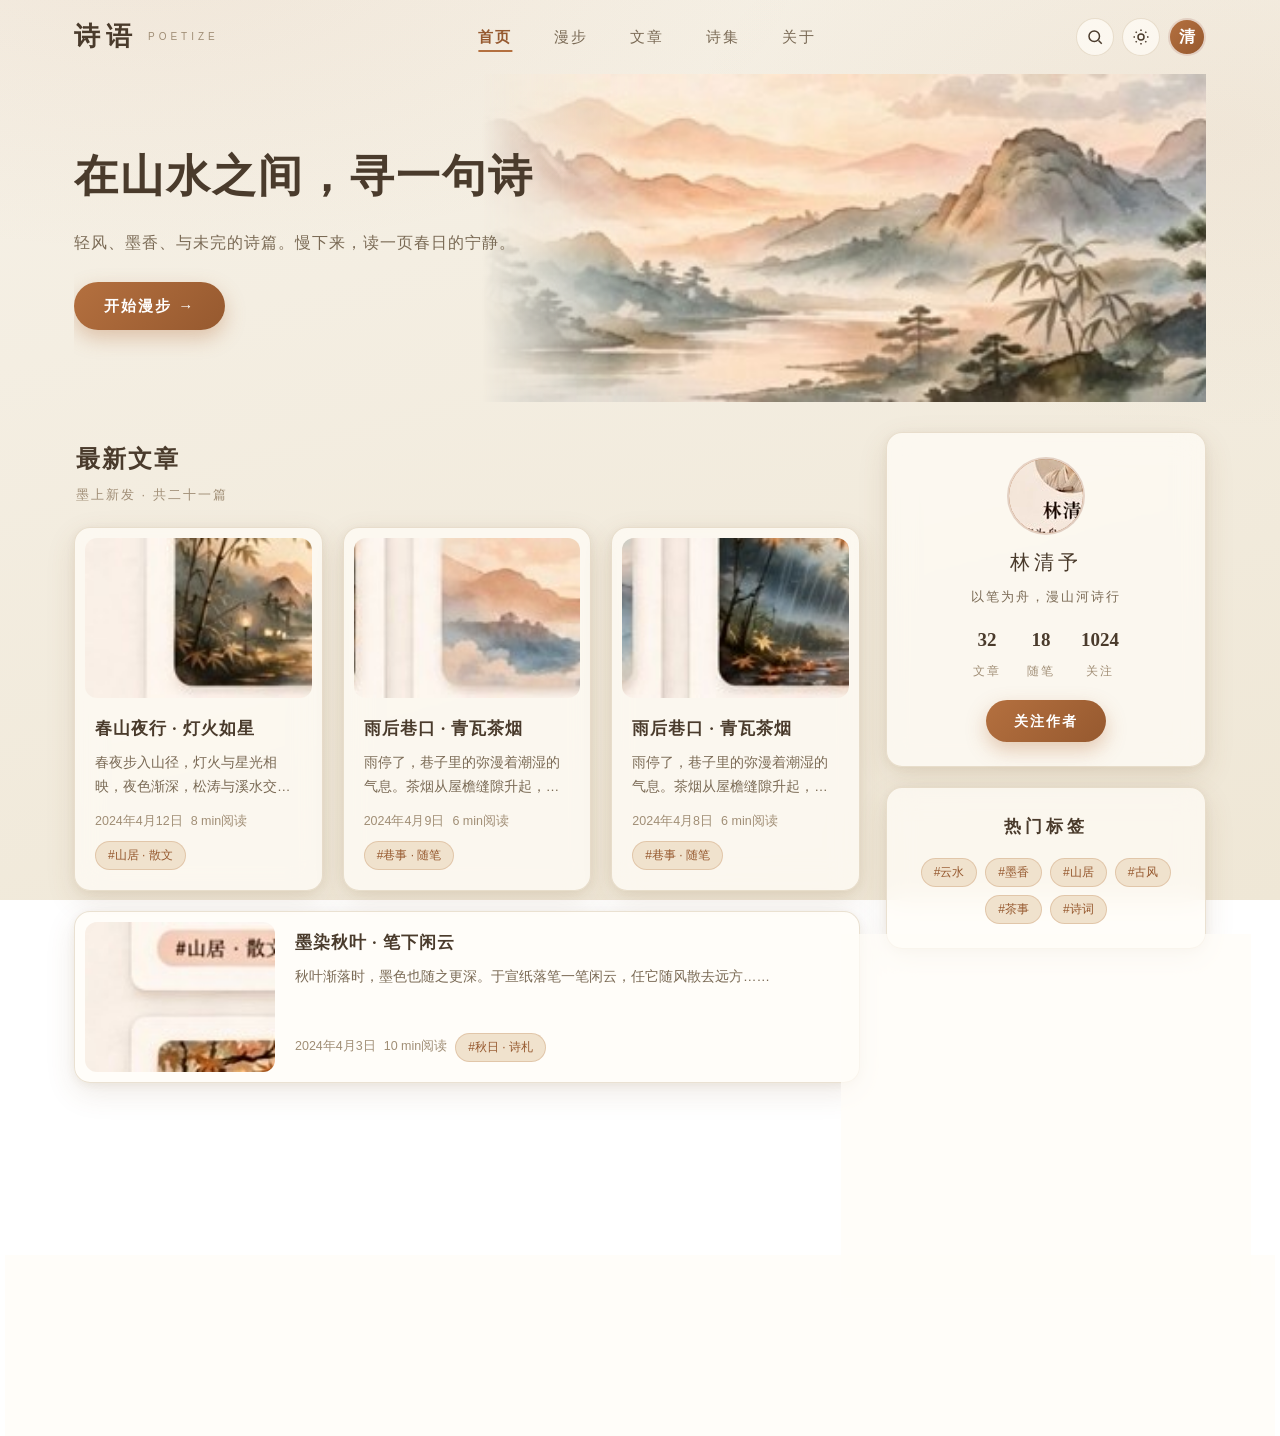
<file: index.html>
<!DOCTYPE html>
<html lang="zh-CN">
<head>
<meta charset="UTF-8">
<meta name="viewport" content="width=device-width, initial-scale=1.0">
<title>诗语 · 首页</title>
<meta name="description" content="诗语——在山水之间，寻一句诗。游记、随笔与光影的收藏。">
<link rel="stylesheet" href="css/style.css?v=2">
</head>
<body data-page="index">

<header class="site-header">
  <div class="header-inner">
    <a class="logo" href="index.html">
      <span class="logo-cn">诗语</span>
      <span><span class="logo-en">POETIZE</span></span>
    </a>
    <nav class="main-nav" id="mainNav">
      <a href="index.html" data-nav="index">首页</a>
      <a href="gallery.html" data-nav="gallery">漫步</a>
      <a href="article.html" data-nav="article">文章</a>
      <a href="timeline.html" data-nav="timeline">诗集</a>
      <a href="timeline.html" data-nav="about">关于</a>
    </nav>
    <div class="header-actions">
      <button class="icon-btn" id="searchBtn" aria-label="搜索">
        <svg viewBox="0 0 24 24" fill="none" stroke="currentColor" stroke-width="2"><circle cx="11" cy="11" r="7"/><path d="M21 21l-4.3-4.3"/></svg>
      </button>
      <button class="icon-btn" id="themeBtn" aria-label="切换">
        <svg viewBox="0 0 24 24" fill="none" stroke="currentColor" stroke-width="2"><circle cx="12" cy="12" r="4"/><path d="M12 2v2M12 20v2M4.9 4.9l1.4 1.4M17.7 17.7l1.4 1.4M2 12h2M20 12h2M4.9 19.1l1.4-1.4M17.7 6.3l1.4-1.4"/></svg>
      </button>
      <span class="avatar" title="博主">清</span>
      <button class="icon-btn hamburger" id="hamburger" aria-label="菜单">
        <svg viewBox="0 0 24 24" fill="none" stroke="currentColor" stroke-width="2"><path d="M4 7h16M4 12h16M4 17h16"/></svg>
      </button>
    </div>
  </div>
  <div class="search-bar" id="searchBar">
    <div class="search-inner">
      <input id="searchInput" type="text" placeholder="搜索诗句、游记、随笔…">
      <div class="search-results" id="searchResults"></div>
    </div>
  </div>
</header>

<div class="wrap">
  <!-- Hero -->
  <section class="hero">
    <div class="hero-bg"><img src="images/hero-mountains.jpg" alt="山水"></div>
    <div class="hero-inner">
      <h1>在山水之间，寻一句诗</h1>
      <p class="sub">轻风、墨香、与未完的诗篇。慢下来，读一页春日的宁静。</p>
      <a class="btn" href="gallery.html">开始漫步 →</a>
    </div>
  </section>

  <div class="layout">
    <main>
      <h2 class="section-title">最新文章</h2>
      <p class="section-sub">墨上新发 · 共二十一篇</p>

      <div class="post-grid">
        <article class="post-card card">
          <div class="cover"><a href="article.html"><img loading="lazy" src="images/card-chunshan.jpg" alt="春山夜行"></a></div>
          <div class="post-body">
            <h3><a href="article.html">春山夜行 · 灯火如星</a></h3>
            <p class="post-excerpt">春夜步入山径，灯火与星光相映，夜色渐深，松涛与溪水交响，静听自得的低语……</p>
            <div class="post-meta"><span>2024年4月12日</span><span>8 min阅读</span><a class="tag" href="article.html">#山居 · 散文</a></div>
          </div>
        </article>
        <article class="post-card card">
          <div class="cover"><a href="article.html"><img loading="lazy" src="images/card-yuxiang.jpg" alt="雨后巷口"></a></div>
          <div class="post-body">
            <h3><a href="article.html">雨后巷口 · 青瓦茶烟</a></h3>
            <p class="post-excerpt">雨停了，巷子里的弥漫着潮湿的气息。茶烟从屋檐缝隙升起，行船划开，桂台边民在低语……</p>
            <div class="post-meta"><span>2024年4月9日</span><span>6 min阅读</span><a class="tag" href="article.html">#巷事 · 随笔</a></div>
          </div>
        </article>
        <article class="post-card card">
          <div class="cover"><a href="article.html"><img loading="lazy" src="images/card-qingwa.jpg" alt="青瓦茶烟"></a></div>
          <div class="post-body">
            <h3><a href="article.html">雨后巷口 · 青瓦茶烟</a></h3>
            <p class="post-excerpt">雨停了，巷子里的弥漫着潮湿的气息。茶烟从屋檐缝隙升起，行船划开，桂台边民在低语……</p>
            <div class="post-meta"><span>2024年4月8日</span><span>6 min阅读</span><a class="tag" href="article.html">#巷事 · 随笔</a></div>
          </div>
        </article>
      </div>

      <article class="post-card card wide">
        <div class="cover"><a href="article.html"><img loading="lazy" src="images/card-qiuye.jpg" alt="墨染秋叶"></a></div>
        <div class="post-body">
          <h3><a href="article.html">墨染秋叶 · 笔下闲云</a></h3>
          <p class="post-excerpt">秋叶渐落时，墨色也随之更深。于宣纸落笔一笔闲云，任它随风散去远方……</p>
          <div class="post-meta"><span>2024年4月3日</span><span>10 min阅读</span><a class="tag" href="article.html">#秋日 · 诗札</a></div>
        </div>
      </article>
    </main>

    <aside class="sidebar">
      <div class="side-card card author-top">
        <span class="avatar big"><img src="images/avatar.jpg" alt="林清予"></span>
        <div class="name">林清予</div>
        <p class="bio">以笔为舟，漫山河诗行</p>
        <div class="author-stats">
          <div><b>32</b><span>文章</span></div>
          <div><b>18</b><span>随笔</span></div>
          <div><b>1024</b><span>关注</span></div>
        </div>
        <a class="btn" href="timeline.html" style="padding:9px 28px;font-size:14px;">关注作者</a>
      </div>

      <div class="side-card card">
        <h4>热门标签</h4>
        <div class="tag-cloud">
          <a class="tag" href="gallery.html">#云水</a>
          <a class="tag" href="article.html">#墨香</a>
          <a class="tag" href="gallery.html">#山居</a>
          <a class="tag" href="timeline.html">#古风</a>
          <a class="tag" href="article.html">#茶事</a>
          <a class="tag" href="timeline.html">#诗词</a>
        </div>
      </div>

      <div class="side-card card">
        <h4>推荐书单</h4>
        <div class="book-list">
          <a href="article.html">《山居笔记 · 林徽因》</a>
          <a href="article.html">《人间草木 · 汪曾祺》</a>
          <a href="article.html">《北方故事 · 迟子建》</a>
        </div>
        <p class="side-foot">— 诗语漫步中 · 书与今世 —</p>
      </div>
    </aside>
  </div>
</div>

<footer class="site-footer card wrap">
  <nav class="fnav">
    <a href="index.html">首页</a><a href="gallery.html">漫步</a><a href="article.html">文章</a>
    <a href="timeline.html">诗集</a><a href="timeline.html">关于</a>
  </nav>
  <p>© <span id="year"></span> 诗语 POETIZE · 以诗为笺，以时光为卷</p>
</footer>

<button class="to-top" id="toTop" aria-label="回到顶部">↑</button>
<script src="js/main.js?v=2"></script>
</body>
</html>
</file>
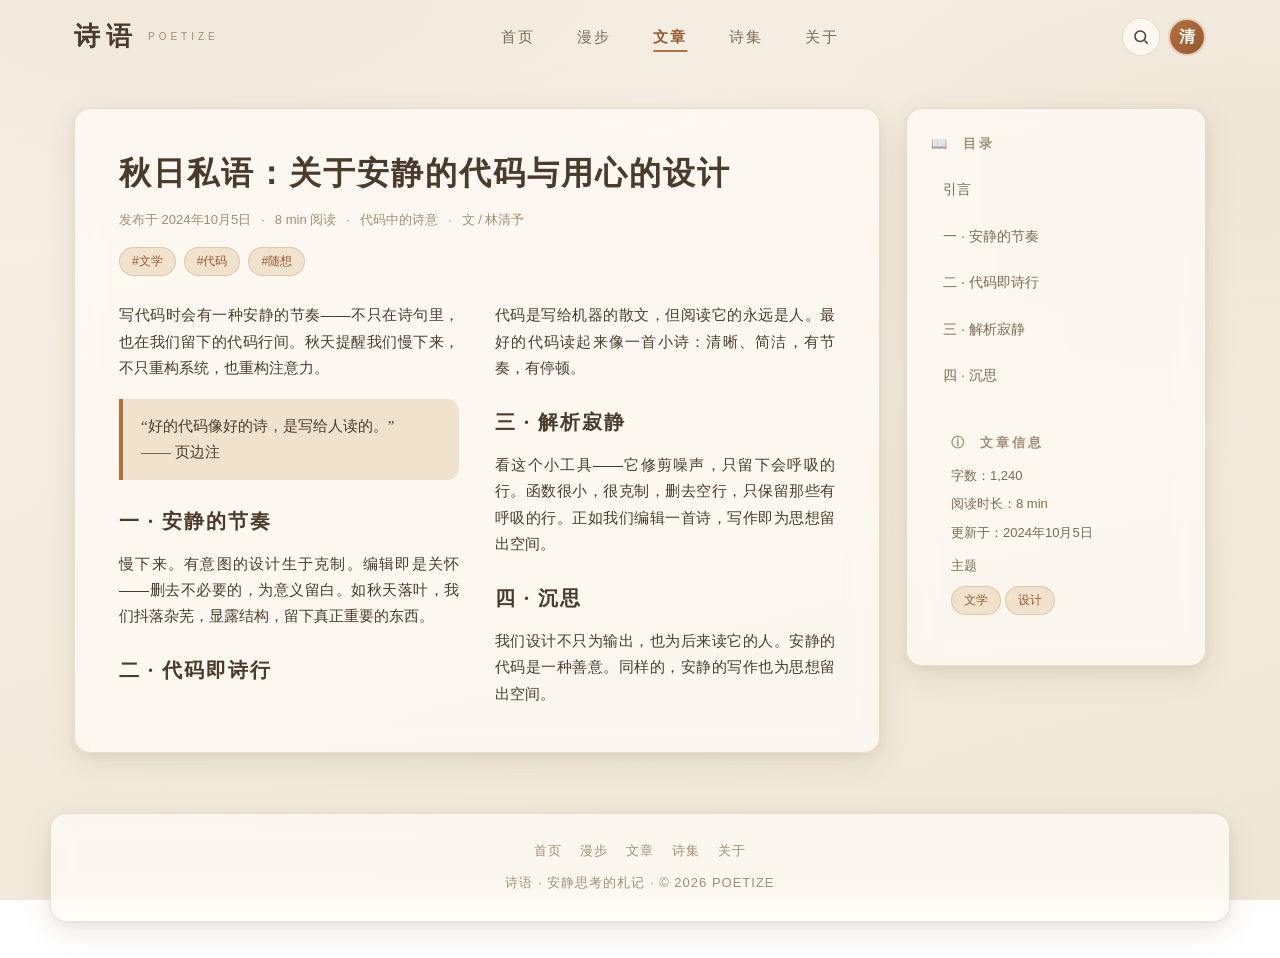
<file: article.html>
<!DOCTYPE html>
<html lang="zh-CN">
<head>
<meta charset="UTF-8">
<meta name="viewport" content="width=device-width, initial-scale=1.0">
<title>秋日私语 · 诗语</title>
<meta name="description" content="秋日私语：关于安静的代码与用心的设计。">
<link rel="stylesheet" href="css/style.css?v=2">
</head>
<body data-page="article">

<header class="site-header">
  <div class="header-inner">
    <a class="logo" href="index.html">
      <span class="logo-cn">诗语</span>
      <span><span class="logo-en">POETIZE</span></span>
    </a>
    <nav class="main-nav" id="mainNav">
      <a href="index.html" data-nav="index">首页</a>
      <a href="gallery.html" data-nav="gallery">漫步</a>
      <a href="article.html" data-nav="article">文章</a>
      <a href="timeline.html" data-nav="timeline">诗集</a>
      <a href="timeline.html" data-nav="about">关于</a>
    </nav>
    <div class="header-actions">
      <button class="icon-btn" id="searchBtn" aria-label="搜索">
        <svg viewBox="0 0 24 24" fill="none" stroke="currentColor" stroke-width="2"><circle cx="11" cy="11" r="7"/><path d="M21 21l-4.3-4.3"/></svg>
      </button>
      <span class="avatar" title="博主">清</span>
      <button class="icon-btn hamburger" id="hamburger" aria-label="菜单">
        <svg viewBox="0 0 24 24" fill="none" stroke="currentColor" stroke-width="2"><path d="M4 7h16M4 12h16M4 17h16"/></svg>
      </button>
    </div>
  </div>
  <div class="search-bar" id="searchBar">
    <div class="search-inner">
      <input id="searchInput" type="text" placeholder="搜索诗句、游记、随笔…">
      <div class="search-results" id="searchResults"></div>
    </div>
  </div>
</header>

<div class="wrap">
  <div class="article-wrap">
    <article class="article card">
      <h1>秋日私语：关于安静的代码与用心的设计</h1>
      <div class="meta"><span>发布于 2024年10月5日</span><span>·</span><span>8 min 阅读</span><span>·</span><span>代码中的诗意</span><span>·</span><span>文 / 林清予</span></div>
      <div class="tags"><a class="tag" href="timeline.html">#文学</a><a class="tag" href="timeline.html">#代码</a><a class="tag" href="timeline.html">#随想</a></div>

      <div class="article-body">
        <p>写代码时会有一种安静的节奏——不只在诗句里，也在我们留下的代码行间。秋天提醒我们慢下来，不只重构系统，也重构注意力。</p>

        <blockquote>“好的代码像好的诗，是写给人读的。”<br>—— 页边注</blockquote>

        <h2 id="s1">一 · 安静的节奏</h2>
        <p>慢下来。有意图的设计生于克制。编辑即是关怀——删去不必要的，为意义留白。如秋天落叶，我们抖落杂芜，显露结构，留下真正重要的东西。</p>

        <h2 id="s2">二 · 代码即诗行</h2>
        <p>代码是写给机器的散文，但阅读它的永远是人。最好的代码读起来像一首小诗：清晰、简洁，有节奏，有停顿。</p>

        <h2 id="s3">三 · 解析寂静</h2>
        <p>看这个小工具——它修剪噪声，只留下会呼吸的行。函数很小，很克制，删去空行，只保留那些有呼吸的行。正如我们编辑一首诗，写作即为思想留出空间。</p>

        <h2 id="s4">四 · 沉思</h2>
        <p>我们设计不只为输出，也为后来读它的人。安静的代码是一种善意。同样的，安静的写作也为思想留出空间。</p>
      </div>
    </article>

    <aside>
      <div class="toc-card card">
        <h4>📖 &nbsp;目录</h4>
        <nav class="toc">
          <a href="#s1" class="active">引言</a>
          <a href="#s1">一 · 安静的节奏</a>
          <a href="#s2">二 · 代码即诗行</a>
          <a href="#s3">三 · 解析寂静</a>
          <a href="#s4">四 · 沉思</a>
        </nav>
        <div class="info-card">
          <h4>ⓘ &nbsp;文章信息</h4>
          <p>字数：1,240</p>
          <p>阅读时长：8 min</p>
          <p>更新于：2024年10月5日</p>
          <p style="margin-top:10px;">主题</p>
          <p><span class="tag">文学</span><span class="tag">设计</span></p>
        </div>
      </div>
    </aside>
  </div>
</div>

<footer class="site-footer card wrap">
  <nav class="fnav">
    <a href="index.html">首页</a><a href="gallery.html">漫步</a><a href="article.html">文章</a>
    <a href="timeline.html">诗集</a><a href="timeline.html">关于</a>
  </nav>
  <p>诗语 · 安静思考的札记 · © <span id="year"></span> POETIZE</p>
</footer>

<button class="to-top" id="toTop" aria-label="回到顶部">↑</button>
<script src="js/main.js?v=2"></script>
</body>
</html>
</file>
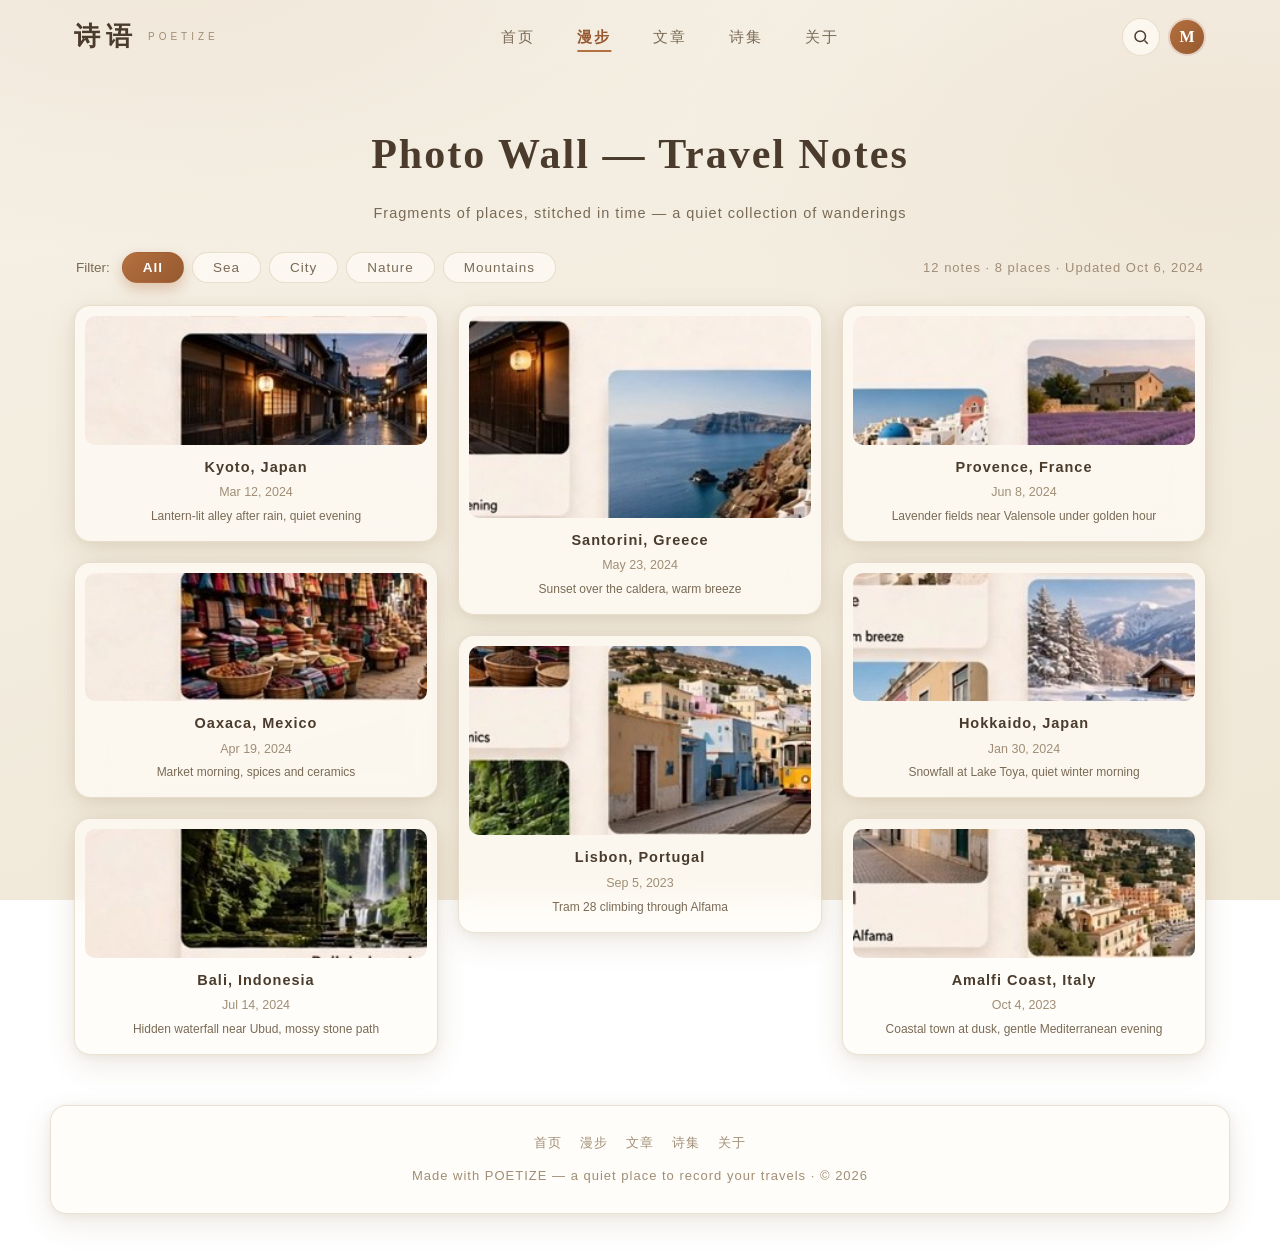
<file: gallery.html>
<!DOCTYPE html>
<html lang="en">
<head>
<meta charset="UTF-8">
<meta name="viewport" content="width=device-width, initial-scale=1.0">
<title>POETIZE · Travel Photo Wall</title>
<meta name="description" content="Fragments of places, stitched in time — a quiet collection of wanderings.">
<link rel="stylesheet" href="css/style.css?v=2">
</head>
<body data-page="gallery">

<header class="site-header">
  <div class="header-inner">
    <a class="logo" href="index.html">
      <span class="logo-cn">诗语</span>
      <span><span class="logo-en">POETIZE</span></span>
    </a>
    <nav class="main-nav" id="mainNav">
      <a href="index.html" data-nav="index">首页</a>
      <a href="gallery.html" data-nav="gallery">漫步</a>
      <a href="article.html" data-nav="article">文章</a>
      <a href="timeline.html" data-nav="timeline">诗集</a>
      <a href="timeline.html" data-nav="about">关于</a>
    </nav>
    <div class="header-actions">
      <button class="icon-btn" id="searchBtn" aria-label="Search">
        <svg viewBox="0 0 24 24" fill="none" stroke="currentColor" stroke-width="2"><circle cx="11" cy="11" r="7"/><path d="M21 21l-4.3-4.3"/></svg>
      </button>
      <span class="avatar" title="Mori">M</span>
      <button class="icon-btn hamburger" id="hamburger" aria-label="Menu">
        <svg viewBox="0 0 24 24" fill="none" stroke="currentColor" stroke-width="2"><path d="M4 7h16M4 12h16M4 17h16"/></svg>
      </button>
    </div>
  </div>
  <div class="search-bar" id="searchBar">
    <div class="search-inner">
      <input id="searchInput" type="text" placeholder="Search places, notes…">
      <div class="search-results" id="searchResults"></div>
    </div>
  </div>
</header>

<div class="wrap">
  <div class="page-head">
    <h1>Photo Wall — Travel Notes</h1>
    <p class="sub">Fragments of places, stitched in time — a quiet collection of wanderings</p>
  </div>

  <div class="filter-bar">
    <div class="filters">
      <span class="label">Filter:</span>
      <button class="chip active" data-filter="all">All</button>
      <button class="chip" data-filter="sea">Sea</button>
      <button class="chip" data-filter="city">City</button>
      <button class="chip" data-filter="nature">Nature</button>
      <button class="chip" data-filter="mountains">Mountains</button>
    </div>
    <p class="stats-line">12 notes · 8 places · Updated Oct 6, 2024</p>
  </div>

  <div class="masonry" id="photoWall">
    <figure class="ph card" data-cat="city">
      <img loading="lazy" src="images/g-kyoto.jpg" alt="Kyoto">
      <figcaption class="cap"><b>Kyoto, Japan</b><span>Mar 12, 2024</span><small>Lantern-lit alley after rain, quiet evening</small></figcaption>
    </figure>
    <figure class="ph card" data-cat="city">
      <img loading="lazy" src="images/g-oaxaca.jpg" alt="Oaxaca">
      <figcaption class="cap"><b>Oaxaca, Mexico</b><span>Apr 19, 2024</span><small>Market morning, spices and ceramics</small></figcaption>
    </figure>
    <figure class="ph card" data-cat="nature">
      <img loading="lazy" src="images/g-bali.jpg" alt="Bali">
      <figcaption class="cap"><b>Bali, Indonesia</b><span>Jul 14, 2024</span><small>Hidden waterfall near Ubud, mossy stone path</small></figcaption>
    </figure>
    <figure class="ph card" data-cat="sea">
      <img loading="lazy" src="images/g-santorini.jpg" alt="Santorini">
      <figcaption class="cap"><b>Santorini, Greece</b><span>May 23, 2024</span><small>Sunset over the caldera, warm breeze</small></figcaption>
    </figure>
    <figure class="ph card" data-cat="city">
      <img loading="lazy" src="images/g-lisbon.jpg" alt="Lisbon">
      <figcaption class="cap"><b>Lisbon, Portugal</b><span>Sep 5, 2023</span><small>Tram 28 climbing through Alfama</small></figcaption>
    </figure>
    <figure class="ph card" data-cat="nature">
      <img loading="lazy" src="images/g-provence.jpg" alt="Provence">
      <figcaption class="cap"><b>Provence, France</b><span>Jun 8, 2024</span><small>Lavender fields near Valensole under golden hour</small></figcaption>
    </figure>
    <figure class="ph card" data-cat="mountains">
      <img loading="lazy" src="images/g-hokkaido.jpg" alt="Hokkaido">
      <figcaption class="cap"><b>Hokkaido, Japan</b><span>Jan 30, 2024</span><small>Snowfall at Lake Toya, quiet winter morning</small></figcaption>
    </figure>
    <figure class="ph card" data-cat="sea">
      <img loading="lazy" src="images/g-amalfi.jpg" alt="Amalfi Coast">
      <figcaption class="cap"><b>Amalfi Coast, Italy</b><span>Oct 4, 2023</span><small>Coastal town at dusk, gentle Mediterranean evening</small></figcaption>
    </figure>
  </div>
</div>

<footer class="site-footer card wrap">
  <nav class="fnav">
    <a href="index.html">首页</a><a href="gallery.html">漫步</a><a href="article.html">文章</a>
    <a href="timeline.html">诗集</a><a href="timeline.html">关于</a>
  </nav>
  <p>Made with POETIZE — a quiet place to record your travels · © <span id="year"></span></p>
</footer>

<button class="to-top" id="toTop" aria-label="Back to top">↑</button>
<script src="js/main.js?v=2"></script>
</body>
</html>
</file>
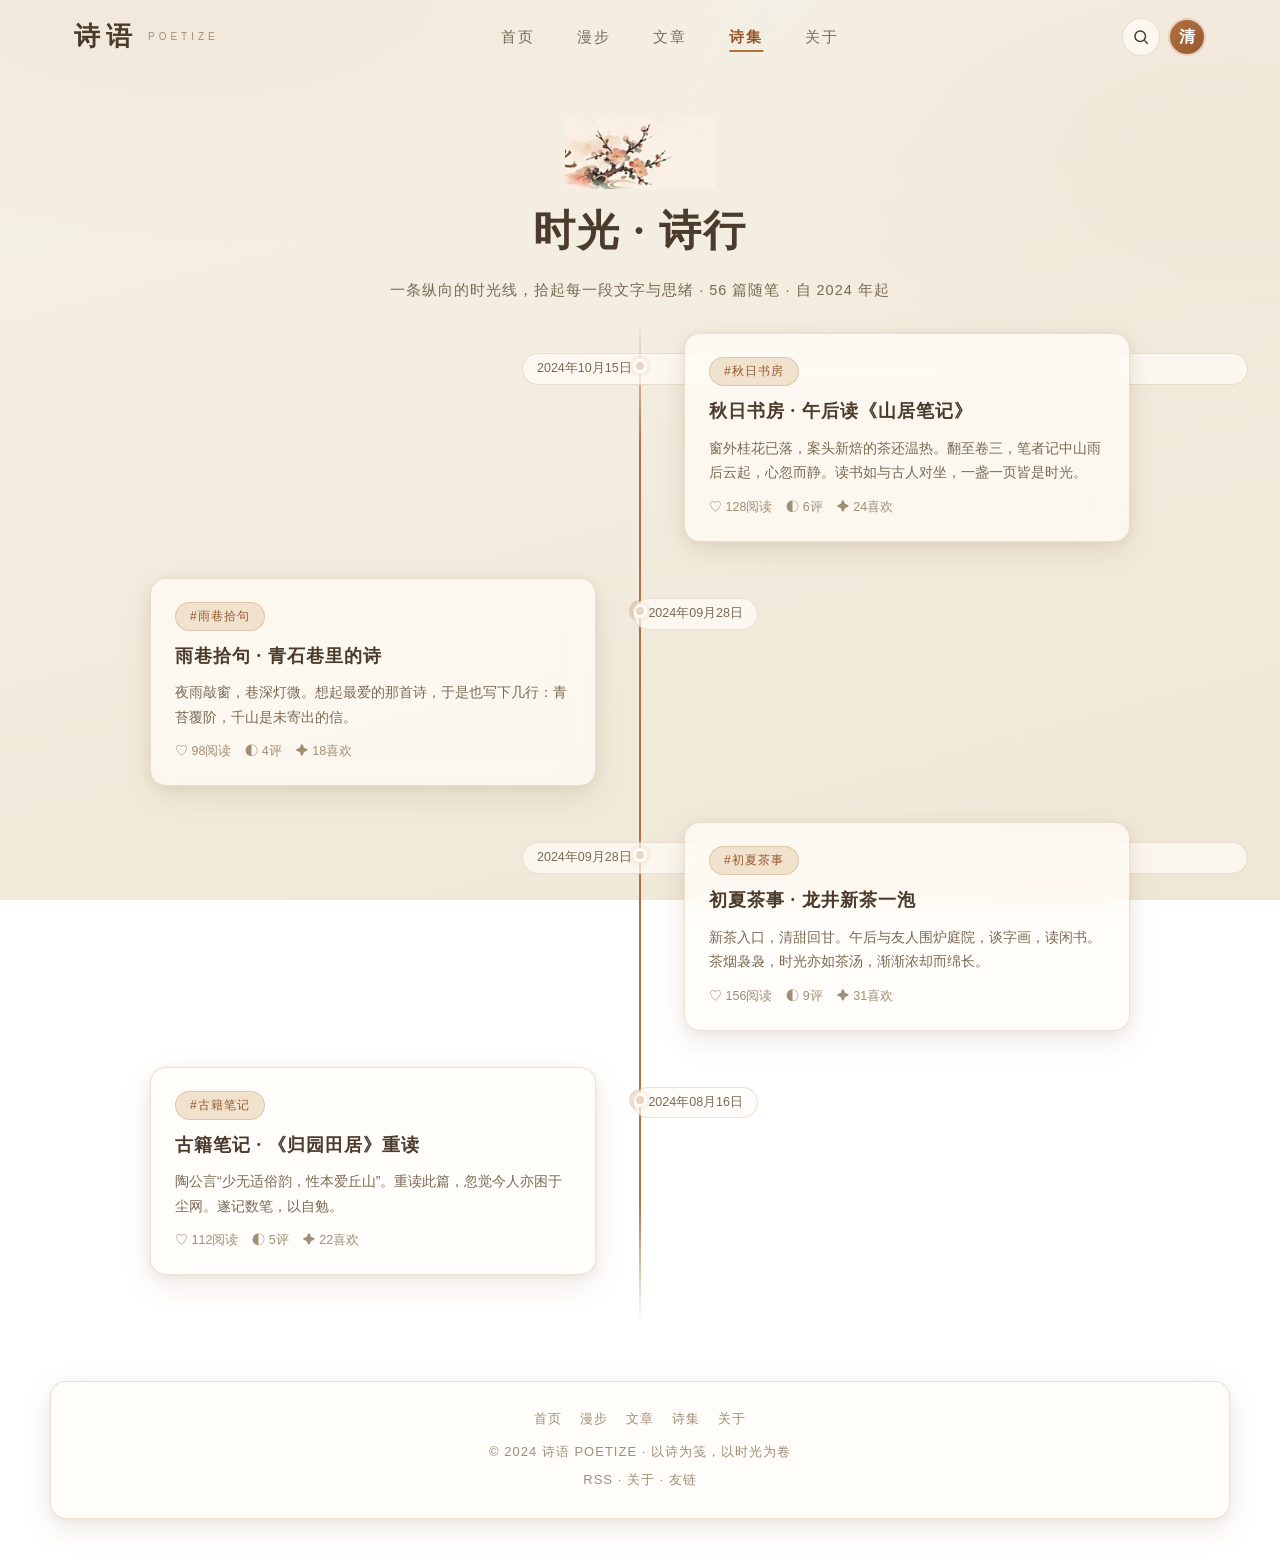
<file: timeline.html>
<!DOCTYPE html>
<html lang="zh-CN">
<head>
<meta charset="UTF-8">
<meta name="viewport" content="width=device-width, initial-scale=1.0">
<title>时间线 · 诗语</title>
<meta name="description" content="一条纵向的时光线，拾起每一段文字与思绪。">
<link rel="stylesheet" href="css/style.css?v=2">
</head>
<body data-page="timeline">

<header class="site-header">
  <div class="header-inner">
    <a class="logo" href="index.html">
      <span class="logo-cn">诗语</span>
      <span><span class="logo-en">POETIZE</span></span>
    </a>
    <nav class="main-nav" id="mainNav">
      <a href="index.html" data-nav="index">首页</a>
      <a href="gallery.html" data-nav="gallery">漫步</a>
      <a href="article.html" data-nav="article">文章</a>
      <a href="timeline.html" data-nav="timeline">诗集</a>
      <a href="timeline.html" data-nav="about">关于</a>
    </nav>
    <div class="header-actions">
      <button class="icon-btn" id="searchBtn" aria-label="搜索">
        <svg viewBox="0 0 24 24" fill="none" stroke="currentColor" stroke-width="2"><circle cx="11" cy="11" r="7"/><path d="M21 21l-4.3-4.3"/></svg>
      </button>
      <span class="avatar" title="博主">清</span>
      <button class="icon-btn hamburger" id="hamburger" aria-label="菜单">
        <svg viewBox="0 0 24 24" fill="none" stroke="currentColor" stroke-width="2"><path d="M4 7h16M4 12h16M4 17h16"/></svg>
      </button>
    </div>
  </div>
  <div class="search-bar" id="searchBar">
    <div class="search-inner">
      <input id="searchInput" type="text" placeholder="搜索诗句、游记、随笔…">
      <div class="search-results" id="searchResults"></div>
    </div>
  </div>
</header>

<div class="wrap">
  <div class="page-head">
    <img src="images/plum-branch.png" alt="梅" style="width:150px;margin:0 auto 6px;">
    <h1>时光 · 诗行</h1>
    <p class="sub">一条纵向的时光线，拾起每一段文字与思绪 · 56 篇随笔 · 自 2024 年起</p>
  </div>

  <div class="timeline">
    <div class="tl-row right">
      <span class="tl-dot"></span>
      <span class="tl-date">2024年10月15日</span>
      <article class="tl-card card">
        <span class="tl-tag">#秋日书房</span>
        <h3>秋日书房 · 午后读《山居笔记》</h3>
        <p>窗外桂花已落，案头新焙的茶还温热。翻至卷三，笔者记中山雨后云起，心忽而静。读书如与古人对坐，一盏一页皆是时光。</p>
        <div class="tl-meta"><span>♡ 128阅读</span><span>◐ 6评</span><span>✦ 24喜欢</span></div>
      </article>
    </div>

    <div class="tl-row">
      <span class="tl-dot"></span>
      <span class="tl-date">2024年09月28日</span>
      <article class="tl-card card">
        <span class="tl-tag">#雨巷拾句</span>
        <h3>雨巷拾句 · 青石巷里的诗</h3>
        <p>夜雨敲窗，巷深灯微。想起最爱的那首诗，于是也写下几行：青苔覆阶，千山是未寄出的信。</p>
        <div class="tl-meta"><span>♡ 98阅读</span><span>◐ 4评</span><span>✦ 18喜欢</span></div>
      </article>
    </div>

    <div class="tl-row right">
      <span class="tl-dot"></span>
      <span class="tl-date">2024年09月28日</span>
      <article class="tl-card card">
        <span class="tl-tag">#初夏茶事</span>
        <h3>初夏茶事 · 龙井新茶一泡</h3>
        <p>新茶入口，清甜回甘。午后与友人围炉庭院，谈字画，读闲书。茶烟袅袅，时光亦如茶汤，渐渐浓却而绵长。</p>
        <div class="tl-meta"><span>♡ 156阅读</span><span>◐ 9评</span><span>✦ 31喜欢</span></div>
      </article>
    </div>

    <div class="tl-row">
      <span class="tl-dot"></span>
      <span class="tl-date">2024年08月16日</span>
      <article class="tl-card card">
        <span class="tl-tag">#古籍笔记</span>
        <h3>古籍笔记 · 《归园田居》重读</h3>
        <p>陶公言“少无适俗韵，性本爱丘山”。重读此篇，忽觉今人亦困于尘网。遂记数笔，以自勉。</p>
        <div class="tl-meta"><span>♡ 112阅读</span><span>◐ 5评</span><span>✦ 22喜欢</span></div>
      </article>
    </div>
  </div>
</div>

<footer class="site-footer card wrap">
  <nav class="fnav">
    <a href="index.html">首页</a><a href="gallery.html">漫步</a><a href="article.html">文章</a>
    <a href="timeline.html">诗集</a><a href="timeline.html">关于</a>
  </nav>
  <p>© 2024 诗语 POETIZE · 以诗为笺，以时光为卷</p>
  <p style="margin-top:6px;">RSS · 关于 · 友链</p>
</footer>

<button class="to-top" id="toTop" aria-label="回到顶部">↑</button>
<script src="js/main.js?v=2"></script>
</body>
</html>
</file>
<file: css/style.css>
/* ============================================================
   诗语 POETIZE · 暖纸诗意风（手写原创）
   纸色 #f6f1e7 / 墨色 #4a3b2c / 赭石 #b4703f
   纯静态，无构建，直接可用
   ============================================================ */

:root {
  --paper: #f6f1e7;
  --paper-deep: #efe7d6;
  --ink: #4a3b2c;
  --ink-soft: #7a6a55;
  --ink-faint: #a08e76;
  --accent: #b4703f;
  --accent-deep: #96592f;
  --accent-soft: #f0e2cd;
  --card: rgba(255, 253, 247, 0.72);
  --card-border: rgba(180, 150, 110, 0.28);
  --shadow-1: 0 2px 8px rgba(120, 85, 40, 0.08);
  --shadow-2: 0 10px 30px rgba(120, 85, 40, 0.12);
  --radius: 16px;
  --serif: "Songti SC", "STSong", "Noto Serif SC", "SimSun", serif;
  --sans: -apple-system, BlinkMacSystemFont, "Segoe UI", "PingFang SC",
          "Hiragino Sans GB", "Microsoft YaHei", "Noto Sans SC", sans-serif;
}

* { box-sizing: border-box; margin: 0; padding: 0; }
html { scroll-behavior: smooth; }

body {
  font-family: var(--sans);
  color: var(--ink);
  background:
    radial-gradient(1100px 500px at 12% -5%, rgba(180, 112, 63, 0.08), transparent 60%),
    radial-gradient(900px 500px at 95% 15%, rgba(180, 112, 63, 0.06), transparent 60%),
    linear-gradient(165deg, var(--paper), var(--paper-deep));
  background-attachment: fixed;
  line-height: 1.75;
  min-height: 100vh;
  -webkit-font-smoothing: antialiased;
}

img { max-width: 100%; display: block; }
a { color: inherit; text-decoration: none; }
h1, h2, h3, .serif { font-family: var(--serif); letter-spacing: 2px; }

.wrap { max-width: 1180px; margin: 0 auto; padding: 0 24px; }

/* ---------- 纸面卡片 ---------- */
.card {
  background: var(--card);
  -webkit-backdrop-filter: blur(14px);
  backdrop-filter: blur(14px);
  border: 1px solid var(--card-border);
  border-radius: var(--radius);
  box-shadow: var(--shadow-1), var(--shadow-2);
}

/* ---------- 页眉 ---------- */
.site-header {
  position: sticky; top: 0; z-index: 100;
  background: transparent; border: none; box-shadow: none;
  -webkit-backdrop-filter: none; backdrop-filter: none;
}
.header-inner {
  display: flex; align-items: center; justify-content: space-between;
  max-width: 1180px; margin: 0 auto; padding: 14px 24px; gap: 12px;
}
.logo { display: flex; align-items: center; gap: 10px; }
.logo .logo-cn { font-family: var(--serif); font-size: 26px; font-weight: 700; letter-spacing: 6px; }
.logo .logo-en { font-size: 10px; letter-spacing: 4px; color: var(--ink-faint); display: block; line-height: 1; }
.main-nav { display: flex; gap: 6px; }
.main-nav a {
  padding: 8px 18px; font-size: 15px; color: var(--ink-soft);
  white-space: nowrap; transition: color .25s ease; letter-spacing: 2px;
}
.main-nav a:hover { color: var(--accent-deep); }
.main-nav a.active {
  color: var(--accent-deep); font-weight: 700;
  text-decoration: underline; text-underline-offset: 8px; text-decoration-thickness: 2px;
  text-decoration-color: var(--accent);
}
.header-actions { display: flex; align-items: center; gap: 8px; }
.icon-btn {
  width: 38px; height: 38px; border-radius: 50%; border: 1px solid var(--card-border);
  background: var(--card); color: var(--ink); cursor: pointer;
  display: grid; place-items: center; transition: transform .2s ease;
}
.icon-btn:hover { transform: translateY(-2px); }
.icon-btn svg { width: 18px; height: 18px; }
.avatar {
  width: 38px; height: 38px; border-radius: 50%; flex: none;
  display: grid; place-items: center; color: #fff; font-weight: 700;
  background: linear-gradient(135deg, var(--accent), var(--accent-deep));
  border: 2px solid rgba(255,255,255,.7);
  font-family: var(--serif);
}
.hamburger { display: none; }
.search-bar { overflow: hidden; max-height: 0; transition: max-height .3s ease; }
.search-bar.open { max-height: 300px; border-top: 1px solid var(--card-border); }
.search-inner { padding: 14px 22px; }
.search-inner input {
  width: 100%; padding: 12px 16px; border-radius: 12px; font-size: 15px;
  border: 1px solid var(--card-border); background: rgba(255,255,255,.8);
  color: var(--ink); outline: none; font-family: var(--sans);
}
.search-inner input:focus { border-color: var(--accent); box-shadow: 0 0 0 3px rgba(180,112,63,.15); }
.search-results { margin-top: 10px; display: grid; gap: 8px; }
.search-results a { padding: 10px 14px; border-radius: 12px; background: var(--accent-soft); font-size: 14px; }
.search-empty { color: var(--ink-faint); font-size: 14px; padding: 8px 4px; }

/* ---------- 按钮 ---------- */
.btn {
  display: inline-flex; align-items: center; justify-content: center; gap: 8px;
  padding: 11px 30px; border-radius: 999px; border: none; cursor: pointer;
  font-size: 15px; font-weight: 700; font-family: var(--sans); letter-spacing: 2px;
  color: #fff; white-space: nowrap;
  background: linear-gradient(135deg, var(--accent), var(--accent-deep));
  box-shadow: 0 8px 20px rgba(180,112,63,.35);
  transition: transform .22s ease, box-shadow .22s ease;
}
.btn:hover { transform: translateY(-3px); box-shadow: 0 14px 28px rgba(180,112,63,.4); }

/* ---------- 首页 Hero ---------- */
.hero { position: relative; margin: 0 0 10px; overflow: hidden; }
.hero-bg {
  position: absolute; top: 0; right: 0; bottom: 0; width: 64%;
  -webkit-mask-image: linear-gradient(90deg, transparent 0, #000 22%);
  mask-image: linear-gradient(90deg, transparent 0, #000 22%);
}
.hero-bg img { width: 100%; height: 100%; object-fit: cover; }
.hero-inner { position: relative; z-index: 1; padding: 64px 0 72px; max-width: 560px; }
.hero-inner h1 { font-size: clamp(30px, 4.4vw, 44px); margin-bottom: 14px; }
.hero-inner .sub { color: var(--ink-soft); font-size: 15.5px; margin-bottom: 26px; letter-spacing: 1px; }

/* ---------- 双栏 ---------- */
.layout { display: grid; grid-template-columns: 1fr 320px; gap: 26px; margin: 30px 0 46px; align-items: start; }
.section-title { font-size: 24px; margin: 6px 2px 4px; }
.section-sub { color: var(--ink-faint); font-size: 13px; letter-spacing: 2px; margin: 0 2px 20px; }

/* ---------- 文章卡片 ---------- */
.post-grid { display: grid; grid-template-columns: repeat(3, 1fr); gap: 20px; }
.post-card { overflow: hidden; transition: transform .28s ease, box-shadow .28s ease; display: flex; flex-direction: column; }
.post-card:hover { transform: translateY(-6px); }
.post-card .cover { overflow: hidden; margin: 10px 10px 0; border-radius: 12px; }
.post-card .cover img { width: 100%; height: 160px; object-fit: cover; transition: transform .6s ease; }
.post-card:hover .cover img { transform: scale(1.05); }
.post-body { padding: 16px 20px 20px; display: flex; flex-direction: column; flex: 1; }
.post-body h3 { font-size: 17px; margin-bottom: 8px; letter-spacing: 1px; }
.post-body h3 a:hover { color: var(--accent-deep); }
.post-excerpt { color: var(--ink-soft); font-size: 13.5px; margin-bottom: 12px;
  display: -webkit-box; -webkit-line-clamp: 2; -webkit-box-orient: vertical; overflow: hidden; }
.post-meta { margin-top: auto; display: flex; flex-wrap: wrap; gap: 8px; align-items: center; font-size: 12.5px; color: var(--ink-faint); }
.tag {
  font-size: 12px; color: var(--accent-deep); background: var(--accent-soft);
  border: 1px solid rgba(180,112,63,.25); padding: 3px 12px; border-radius: 999px; white-space: nowrap;
}
/* 宽幅大卡 */
.post-card.wide { display: grid; grid-template-columns: 200px 1fr; margin-top: 20px; }
.post-card.wide .cover { margin: 10px 0 10px 10px; }
.post-card.wide .cover img { height: 100%; min-height: 150px; }

/* ---------- 侧栏 ---------- */
.sidebar { display: grid; gap: 20px; position: sticky; top: 96px; }
.side-card { padding: 24px; text-align: center; }
.side-card h4 { font-size: 17px; margin-bottom: 16px; letter-spacing: 4px; }
.author-top .avatar.big { width: 78px; height: 78px; font-size: 30px; margin: 0 auto 10px; }
.author-top .avatar.big img { width: 100%; height: 100%; object-fit: cover; border-radius: 50%; }
.author-top .name { font-family: var(--serif); font-size: 20px; letter-spacing: 4px; }
.author-top .bio { color: var(--ink-soft); font-size: 13px; letter-spacing: 2px; margin: 6px 0 14px; }
.author-stats { display: flex; justify-content: center; gap: 26px; margin-bottom: 16px; }
.author-stats b { display: block; font-size: 19px; font-family: var(--serif); }
.author-stats span { font-size: 12px; color: var(--ink-faint); letter-spacing: 2px; }
.tag-cloud { display: flex; flex-wrap: wrap; gap: 8px; justify-content: center; }
.book-list { display: grid; gap: 10px; text-align: left; font-size: 14px; }
.book-list a { display: block; padding: 8px 4px; border-bottom: 1px dashed var(--card-border); }
.book-list a:hover { color: var(--accent-deep); }
.side-foot { margin-top: 14px; font-size: 12px; color: var(--ink-faint); letter-spacing: 2px; }

/* ---------- 相册页 ---------- */
.page-head { text-align: center; margin: 44px 0 8px; }
.page-head h1 { font-size: clamp(30px, 4.4vw, 42px); margin-bottom: 10px; }
.page-head .sub { color: var(--ink-soft); letter-spacing: 1px; font-size: 14.5px; }
.filter-bar { display: flex; align-items: center; justify-content: space-between; flex-wrap: wrap; gap: 14px; margin: 26px 2px 22px; }
.filters { display: flex; flex-wrap: wrap; gap: 8px; align-items: center; }
.filters .label { font-size: 13.5px; color: var(--ink-soft); margin-right: 4px; }
.chip {
  padding: 7px 20px; border-radius: 999px; border: 1px solid var(--card-border); cursor: pointer;
  background: var(--card); font-size: 13.5px; font-family: var(--sans); color: var(--ink-soft);
  letter-spacing: 1px; transition: all .25s ease;
}
.chip:hover { color: var(--accent-deep); transform: translateY(-2px); }
.chip.active { color: #fff; font-weight: 700; border-color: transparent;
  background: linear-gradient(135deg, var(--accent), var(--accent-deep));
  box-shadow: 0 6px 14px rgba(180,112,63,.35); }
.stats-line { font-size: 13px; color: var(--ink-faint); letter-spacing: 1px; }
.masonry { columns: 3; column-gap: 20px; margin-bottom: 50px; }
.ph {
  break-inside: avoid; margin-bottom: 20px; overflow: hidden; padding: 10px;
  transition: transform .28s ease, box-shadow .28s ease;
}
.ph:hover { transform: translateY(-5px); }
.ph img { width: 100%; border-radius: 10px; }
.ph .cap { text-align: center; padding: 10px 6px 4px; }
.ph .cap b { display: block; font-size: 14.5px; letter-spacing: 1px; }
.ph .cap span { display: block; font-size: 12.5px; color: var(--ink-faint); margin-top: 2px; }
.ph .cap small { display: block; font-size: 12px; color: var(--ink-soft); margin-top: 2px; }
.ph.hide { display: none; }

/* ---------- 时间线 ---------- */
.timeline { position: relative; max-width: 980px; margin: 20px auto 60px; padding: 10px 0; }
.timeline::before {
  content: ""; position: absolute; left: 50%; top: 0; bottom: 0; width: 2px;
  transform: translateX(-50%);
  background: linear-gradient(180deg, transparent, var(--accent) 12%, var(--accent) 88%, transparent);
}
.tl-row { position: relative; width: 50%; padding: 0 44px 36px 0; }
.tl-row.right { margin-left: 50%; padding: 0 0 36px 44px; }
.tl-dot {
  position: absolute; top: 26px; width: 14px; height: 14px; border-radius: 50%;
  background: var(--accent); border: 3px solid #fdf9f0;
  box-shadow: 0 0 0 4px rgba(180,112,63,.25);
}
.tl-row .tl-dot { right: -7px; }
.tl-row.right .tl-dot { left: -7px; }
.tl-card { padding: 22px 24px; transition: transform .25s ease; }
.tl-card:hover { transform: translateY(-4px); }
.tl-tag {
  display: inline-block; font-size: 12px; color: var(--accent-deep); background: var(--accent-soft);
  border: 1px solid rgba(180,112,63,.25); padding: 3px 14px; border-radius: 999px; margin-bottom: 10px;
  letter-spacing: 1px; white-space: nowrap;
}
.tl-card h3 { font-size: 18px; margin-bottom: 8px; letter-spacing: 1px; }
.tl-card p { font-size: 14px; color: var(--ink-soft); }
.tl-meta { display: flex; gap: 14px; margin-top: 12px; font-size: 12.5px; color: var(--ink-faint); }
.tl-date {
  position: absolute; top: 20px; font-size: 12.5px; color: var(--ink-soft); white-space: nowrap;
  background: var(--card); border: 1px solid var(--card-border); border-radius: 999px; padding: 4px 14px;
}
.tl-row .tl-date { right: -118px; }
.tl-row.right .tl-date { left: -118px; }

/* ---------- 文章页 ---------- */
.article-wrap { display: grid; grid-template-columns: 1fr 300px; gap: 26px; margin: 34px 0 60px; align-items: start; }
.article { padding: 40px 44px; }
.article h1 { font-size: clamp(24px, 3.2vw, 32px); margin-bottom: 12px; line-height: 1.5; }
.article .meta { display: flex; flex-wrap: wrap; gap: 10px; font-size: 13px; color: var(--ink-faint); margin-bottom: 16px; }
.article .tags { display: flex; gap: 8px; flex-wrap: wrap; margin-bottom: 26px; }
.article-body { columns: 2; column-gap: 36px; font-size: 15px; }
.article-body p { margin-bottom: 16px; text-align: justify; }
.article-body h2 { font-size: 20px; margin: 24px 0 12px; break-inside: avoid; }
.article-body blockquote {
  margin: 18px 0; padding: 14px 18px; border-left: 4px solid var(--accent);
  background: var(--accent-soft); border-radius: 0 12px 12px 0; font-family: var(--serif);
  break-inside: avoid;
}
.toc-card { padding: 24px; position: sticky; top: 96px; }
.toc-card h4 { font-size: 13px; letter-spacing: 3px; color: var(--ink-faint); margin-bottom: 14px; }
.toc { list-style: none; display: grid; gap: 6px; }
.toc a { display: block; padding: 8px 12px; border-radius: 10px; font-size: 14px; color: var(--ink-soft); }
.toc a:hover, .toc a.active { background: var(--accent-soft); color: var(--accent-deep); font-weight: 700; }
.info-card { margin-top: 18px; padding: 18px 20px; font-size: 13px; color: var(--ink-soft); }
.info-card h4 { font-size: 13px; letter-spacing: 3px; color: var(--ink-faint); margin-bottom: 10px; }
.info-card p { margin-bottom: 6px; }
.info-card .tag { margin: 2px 4px 2px 0; display: inline-block; }

/* ---------- 页脚 ---------- */
.site-footer { margin: 10px auto 36px; padding: 26px 30px; text-align: center; color: var(--ink-faint); font-size: 13px; letter-spacing: 1px; }
.site-footer .fnav { display: flex; justify-content: center; flex-wrap: wrap; gap: 18px; margin-bottom: 10px; }
.site-footer .fnav a:hover { color: var(--accent-deep); }

/* ---------- 回到顶部 ---------- */
.to-top {
  position: fixed; right: 26px; bottom: 30px; z-index: 90;
  width: 48px; height: 48px; border-radius: 50%; border: 1px solid var(--card-border);
  background: linear-gradient(135deg, var(--accent), var(--accent-deep)); color: #fff;
  font-size: 20px; cursor: pointer; display: grid; place-items: center;
  box-shadow: 0 10px 24px rgba(180,112,63,.4);
  opacity: 0; pointer-events: none; transform: translateY(12px); transition: all .3s ease;
}
.to-top.show { opacity: 1; pointer-events: auto; transform: none; }

/* ---------- 响应式 ---------- */
@media (max-width: 1020px) {
  .masonry { columns: 2; }
  .article-body { columns: 1; }
}
@media (max-width: 900px) {
  .layout, .article-wrap { grid-template-columns: 1fr; }
  .sidebar, .toc-card { position: static; }
  .post-grid { grid-template-columns: 1fr; }
  .post-card.wide { grid-template-columns: 1fr; }
  .post-card.wide .cover { margin: 10px 10px 0; }
  .hero-bg { position: relative; width: 100%; height: 220px;
    -webkit-mask-image: none; mask-image: none; margin-top: 20px; border-radius: 14px; overflow: hidden; }
  .hero-inner { padding: 40px 0 8px; max-width: none; }
  .timeline::before { left: 8px; }
  .tl-row, .tl-row.right { width: 100%; margin: 0; padding: 0 0 28px 34px; }
  .tl-row .tl-dot, .tl-row.right .tl-dot { left: 1px; right: auto; }
  .tl-row .tl-date, .tl-row.right .tl-date { position: static; display: inline-block; margin-bottom: 10px; }
  .article { padding: 28px 22px; }
}
@media (max-width: 760px) {
  .main-nav {
    position: absolute; top: calc(100% + 10px); left: 0; right: 0;
    flex-direction: column; padding: 12px; gap: 4px;
    background: var(--card); border: 1px solid var(--card-border); border-radius: 16px;
    -webkit-backdrop-filter: blur(20px); backdrop-filter: blur(20px);
    box-shadow: var(--shadow-2); display: none;
  }
  .main-nav.open { display: flex; }
  .hamburger { display: grid; }
  .site-header { top: 0; }
  .masonry { columns: 1; }
  .filter-bar { flex-direction: column; align-items: flex-start; }
  .to-top { right: 16px; bottom: 20px; }
}
</file>
